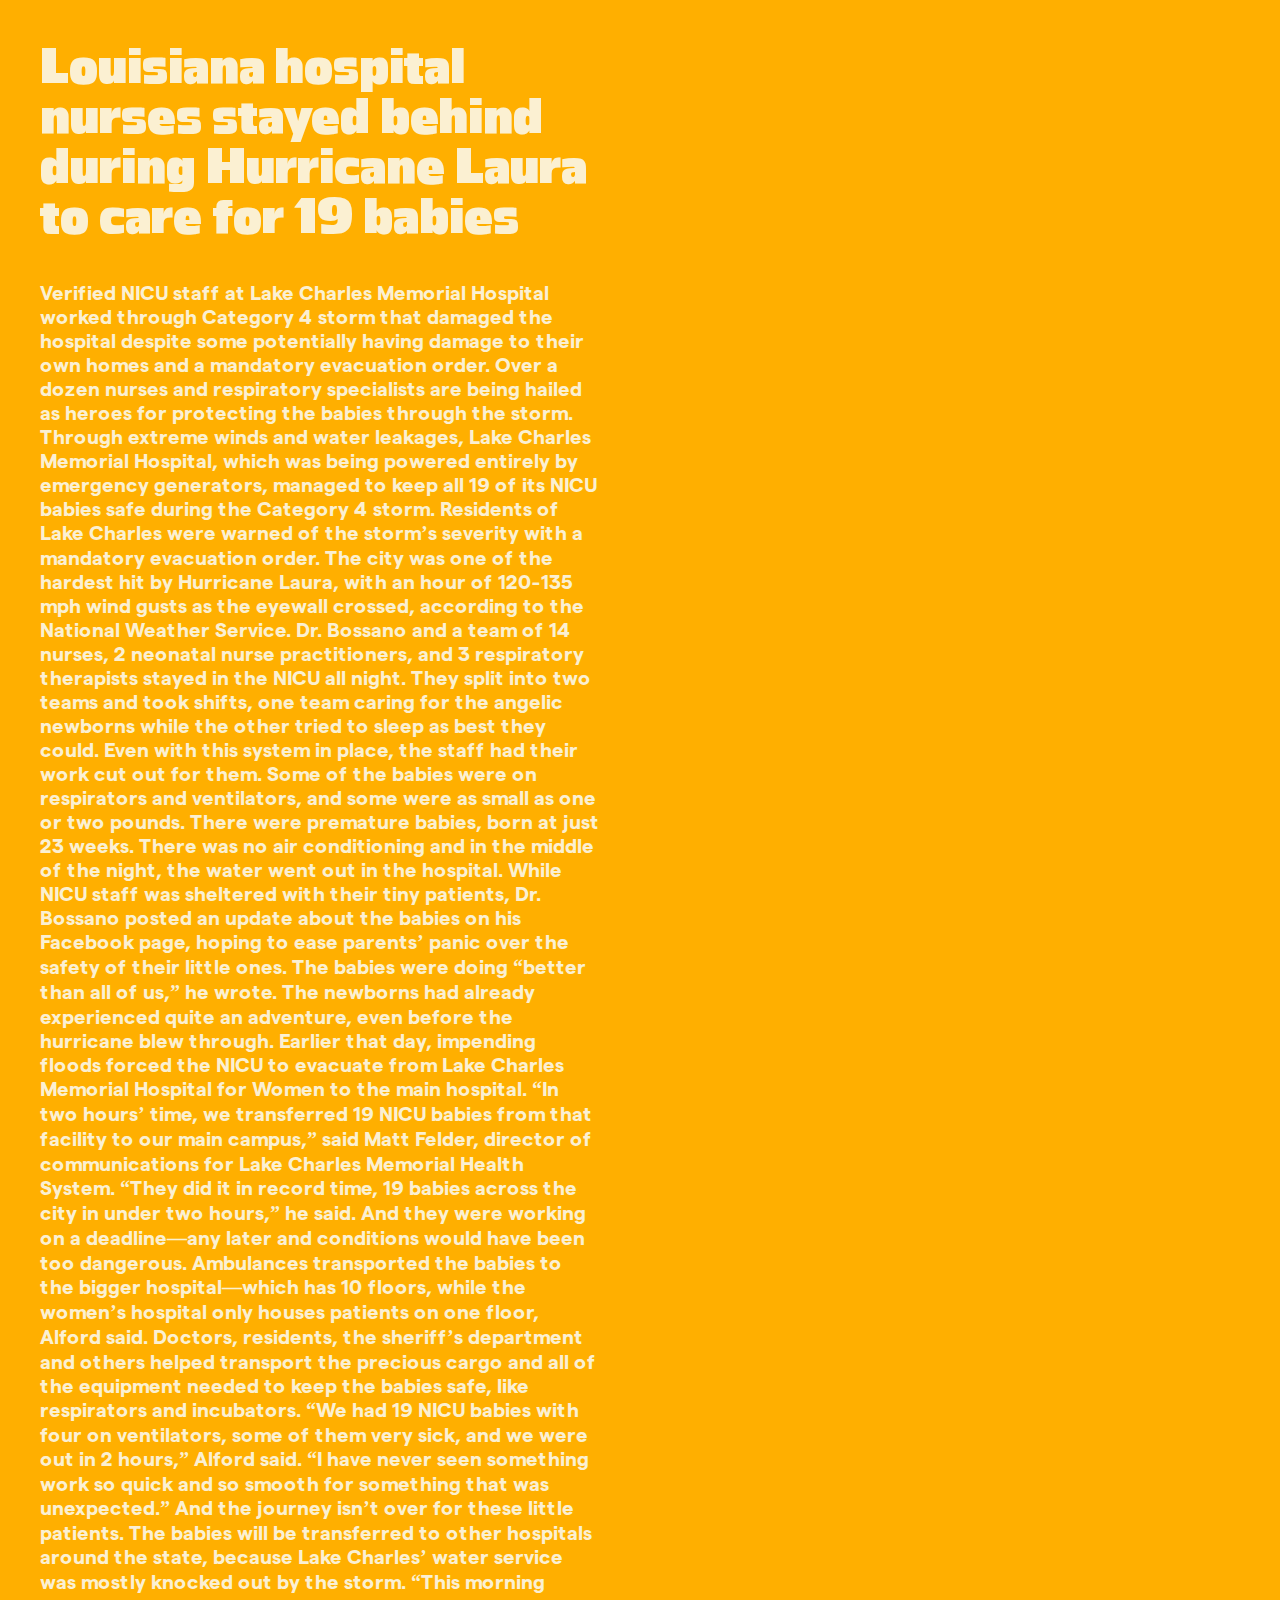
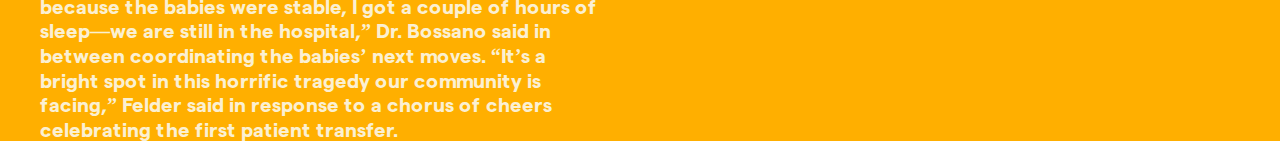
<file: article.html>
<!DOCTYPE html>
<html lang="en">
<head>
  <meta charset="UTF-8">
  <meta name="viewport" content="width=device-width, initial-scale=1.0">
  <link rel="stylesheet" href="styles.css">
  <title>Document</title>
</head>
<body>
      <div class="article">
      <h1>Louisiana hospital nurses stayed behind during Hurricane Laura to care for 19 babies</h1>
        <p>
          Verified NICU staff at Lake Charles Memorial Hospital worked through Category 4 storm that damaged the hospital despite some potentially having damage to their own homes and a mandatory evacuation order. Over a dozen nurses and respiratory specialists are being hailed as heroes for protecting the babies through the storm.
Through extreme winds and water leakages, Lake Charles Memorial Hospital, which was being powered entirely by emergency generators, managed to keep all 19 of its NICU babies safe during the Category 4 storm.
Residents of Lake Charles were warned of the storm’s severity with a mandatory evacuation order.

The city was one of the hardest hit by Hurricane Laura, with an hour of 120-135 mph wind gusts as the eyewall crossed, according to the National Weather Service.

Dr. Bossano and a team of 14 nurses, 2 neonatal nurse practitioners, and 3 respiratory therapists stayed in the NICU all night. They split into two teams and took shifts, one team caring for the angelic newborns while the other tried to sleep as best they could.

Even with this system in place, the staff had their work cut out for them.
Some of the babies were on respirators and ventilators, and some were as small as one or two pounds. There were premature babies, born at just 23 weeks.

There was no air conditioning and in the middle of the night, the water went out in the hospital.

While NICU staff was sheltered with their tiny patients, Dr. Bossano posted an update about the babies on his Facebook page, hoping to ease parents’ panic over the safety of their little ones.
The babies were doing “better than all of us,” he wrote.

The newborns had already experienced quite an adventure, even before the hurricane blew through. Earlier that day, impending floods forced the NICU to evacuate from Lake Charles Memorial Hospital for Women to the main hospital.

“In two hours’ time, we transferred 19 NICU babies from that facility to our main campus,” said Matt Felder, director of communications for Lake Charles Memorial Health System.

“They did it in record time, 19 babies across the city in under two hours,” he said. And they were working on a deadline—any later and conditions would have been too dangerous.

Ambulances transported the babies to the bigger hospital—which has 10 floors, while the women’s hospital only houses patients on one floor, Alford said.

Doctors, residents, the sheriff’s department and others helped transport the precious cargo and all of the equipment needed to keep the babies safe, like respirators and incubators.

“We had 19 NICU babies with four on ventilators, some of them very sick, and we were out in 2 hours,” Alford said. “I have never seen something work so quick and so smooth for something that was unexpected.”

And the journey isn’t over for these little patients. The babies will be transferred to other hospitals around the state, because Lake Charles’ water service was mostly knocked out by the storm.

“This morning because the babies were stable, I got a couple of hours of sleep—we are still in the hospital,” Dr. Bossano said in between coordinating the babies’ next moves.

“It’s a bright spot in this horrific tragedy our community is facing,” Felder said in response to a chorus of cheers celebrating the first patient transfer.</p>  
        </div>
</body>
</html>
</file>
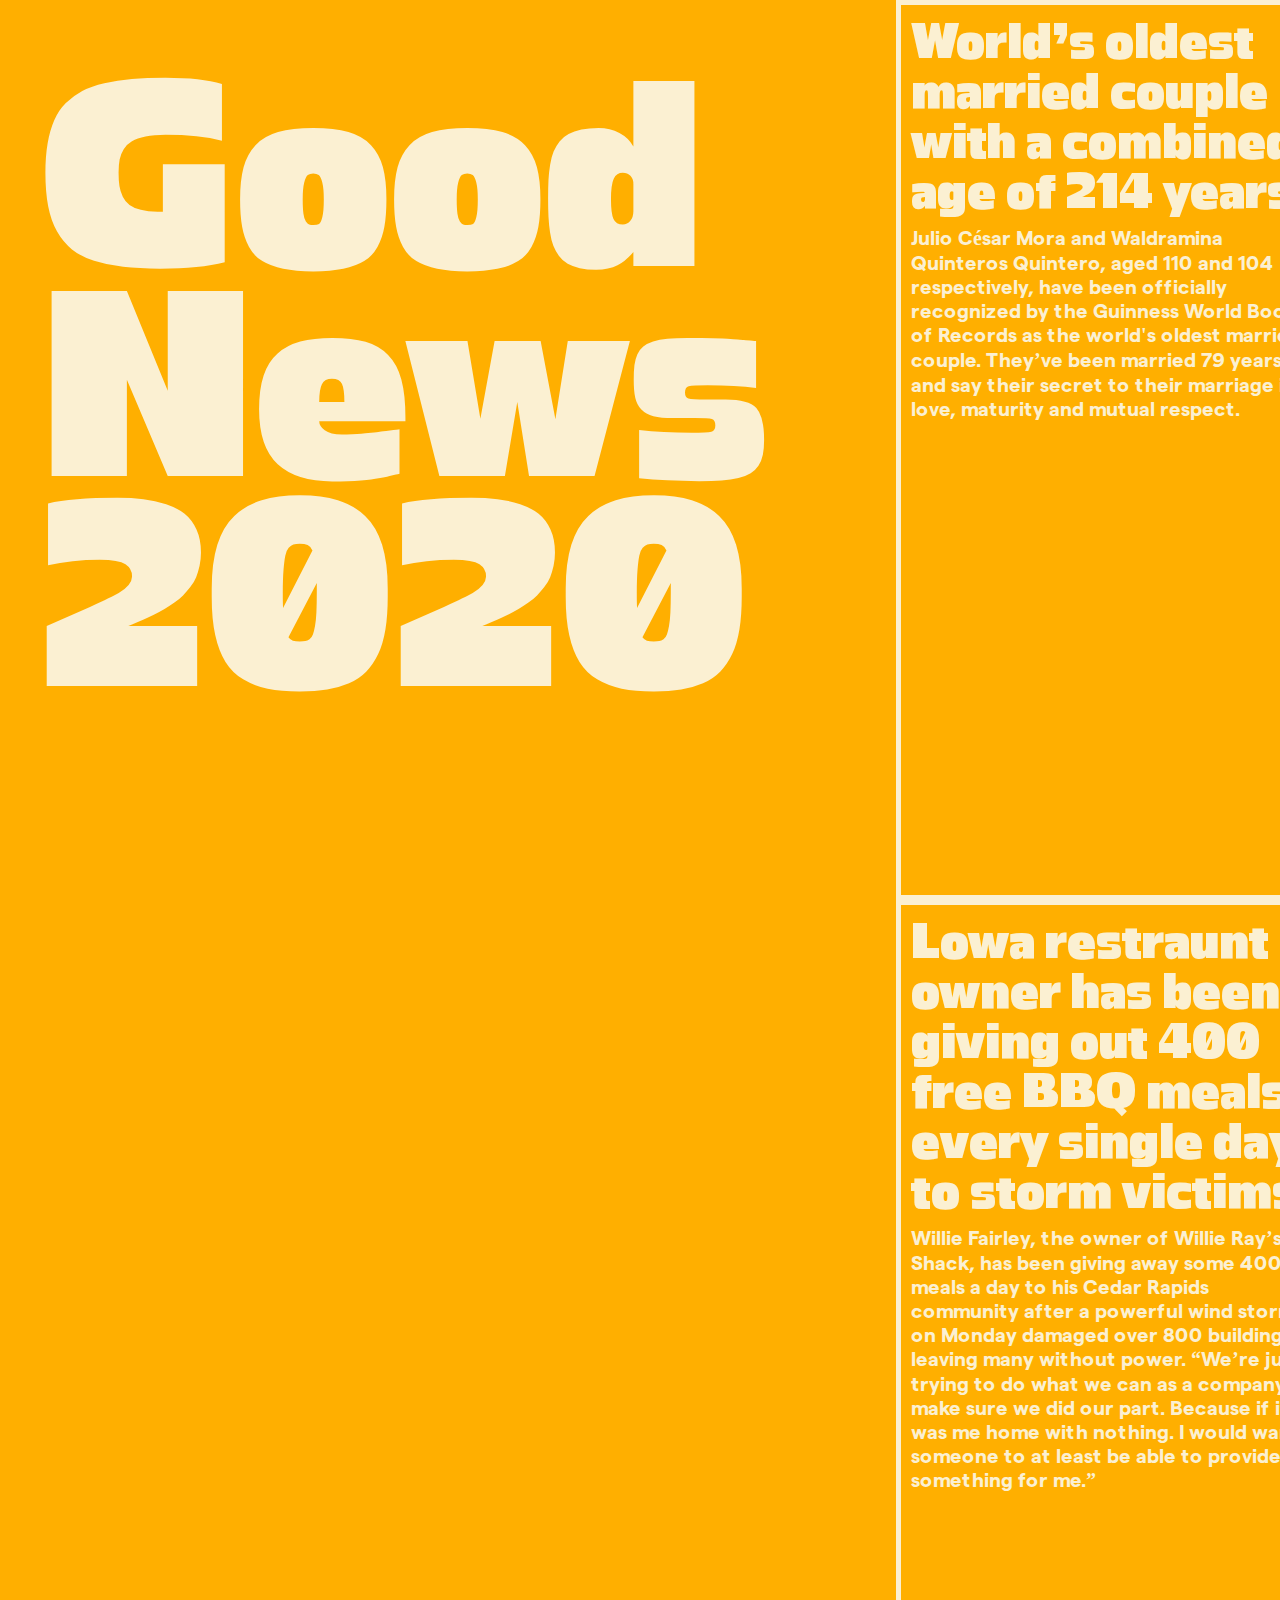
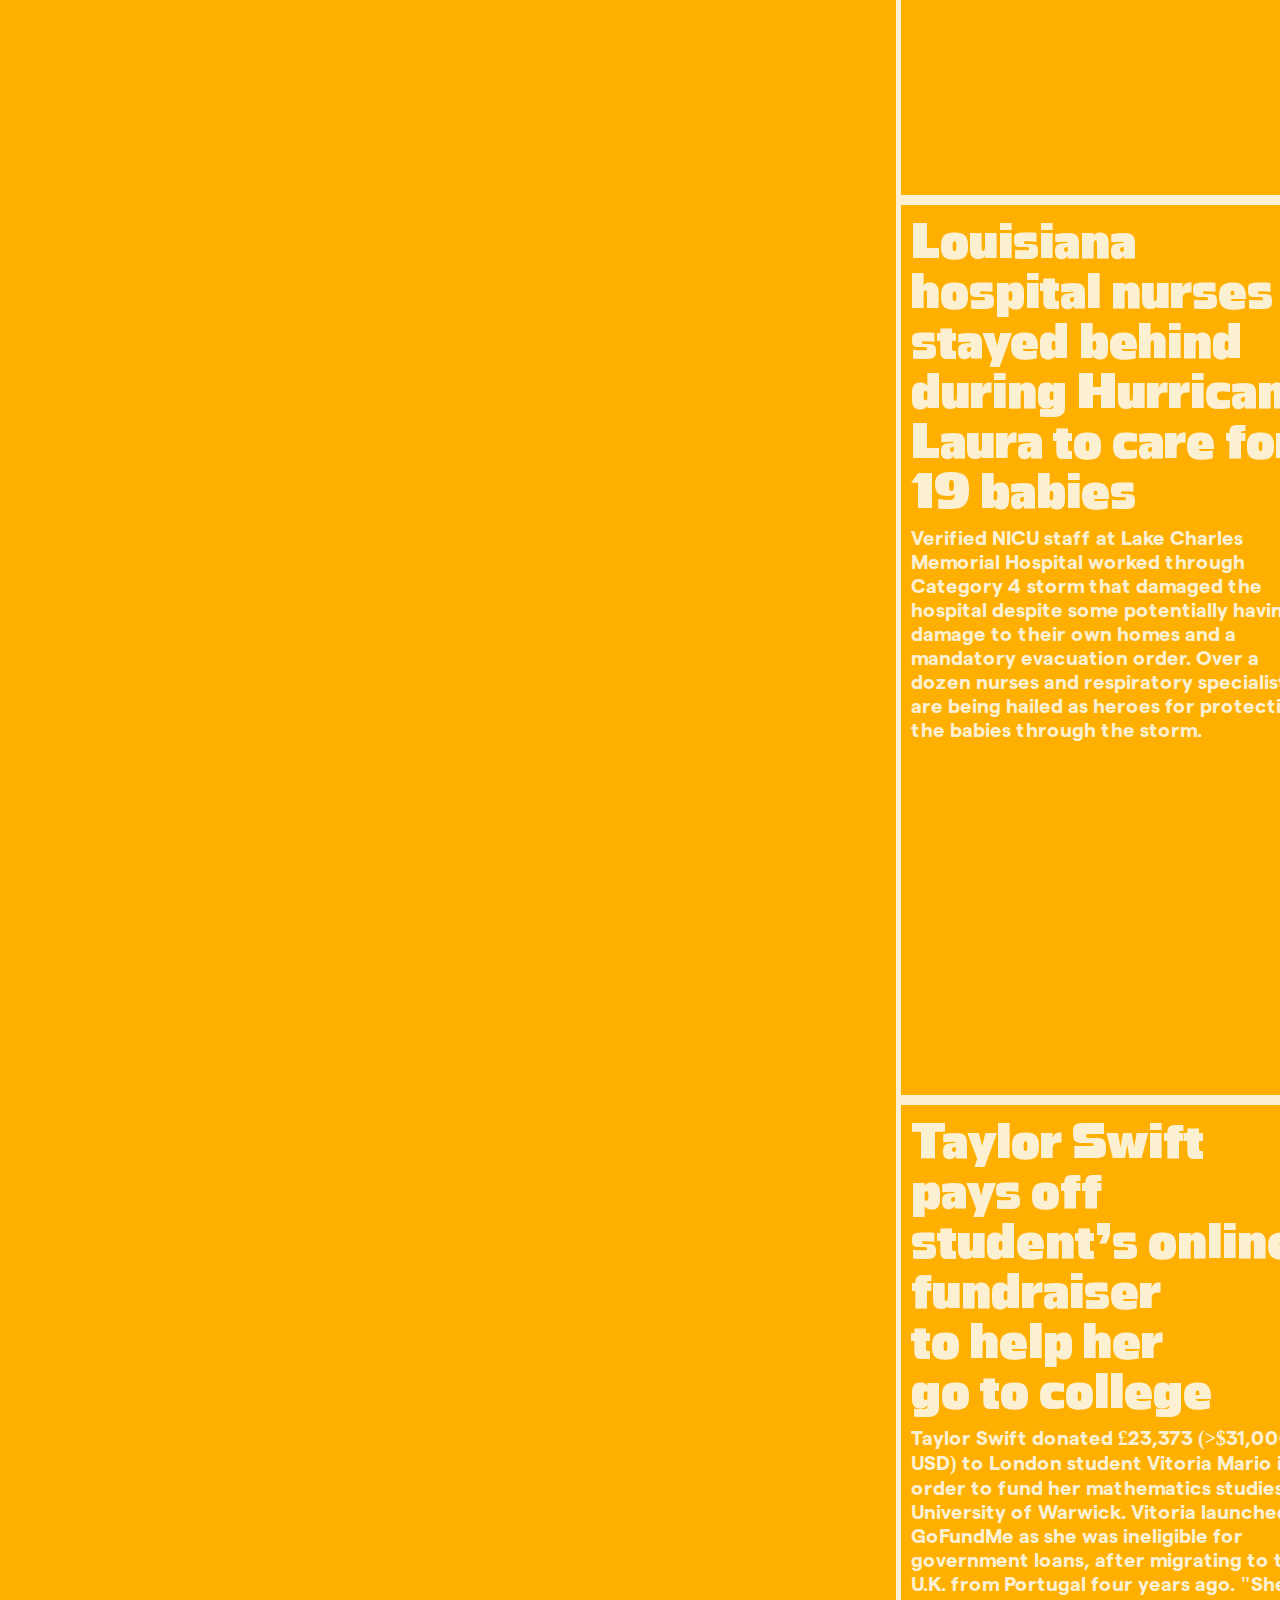
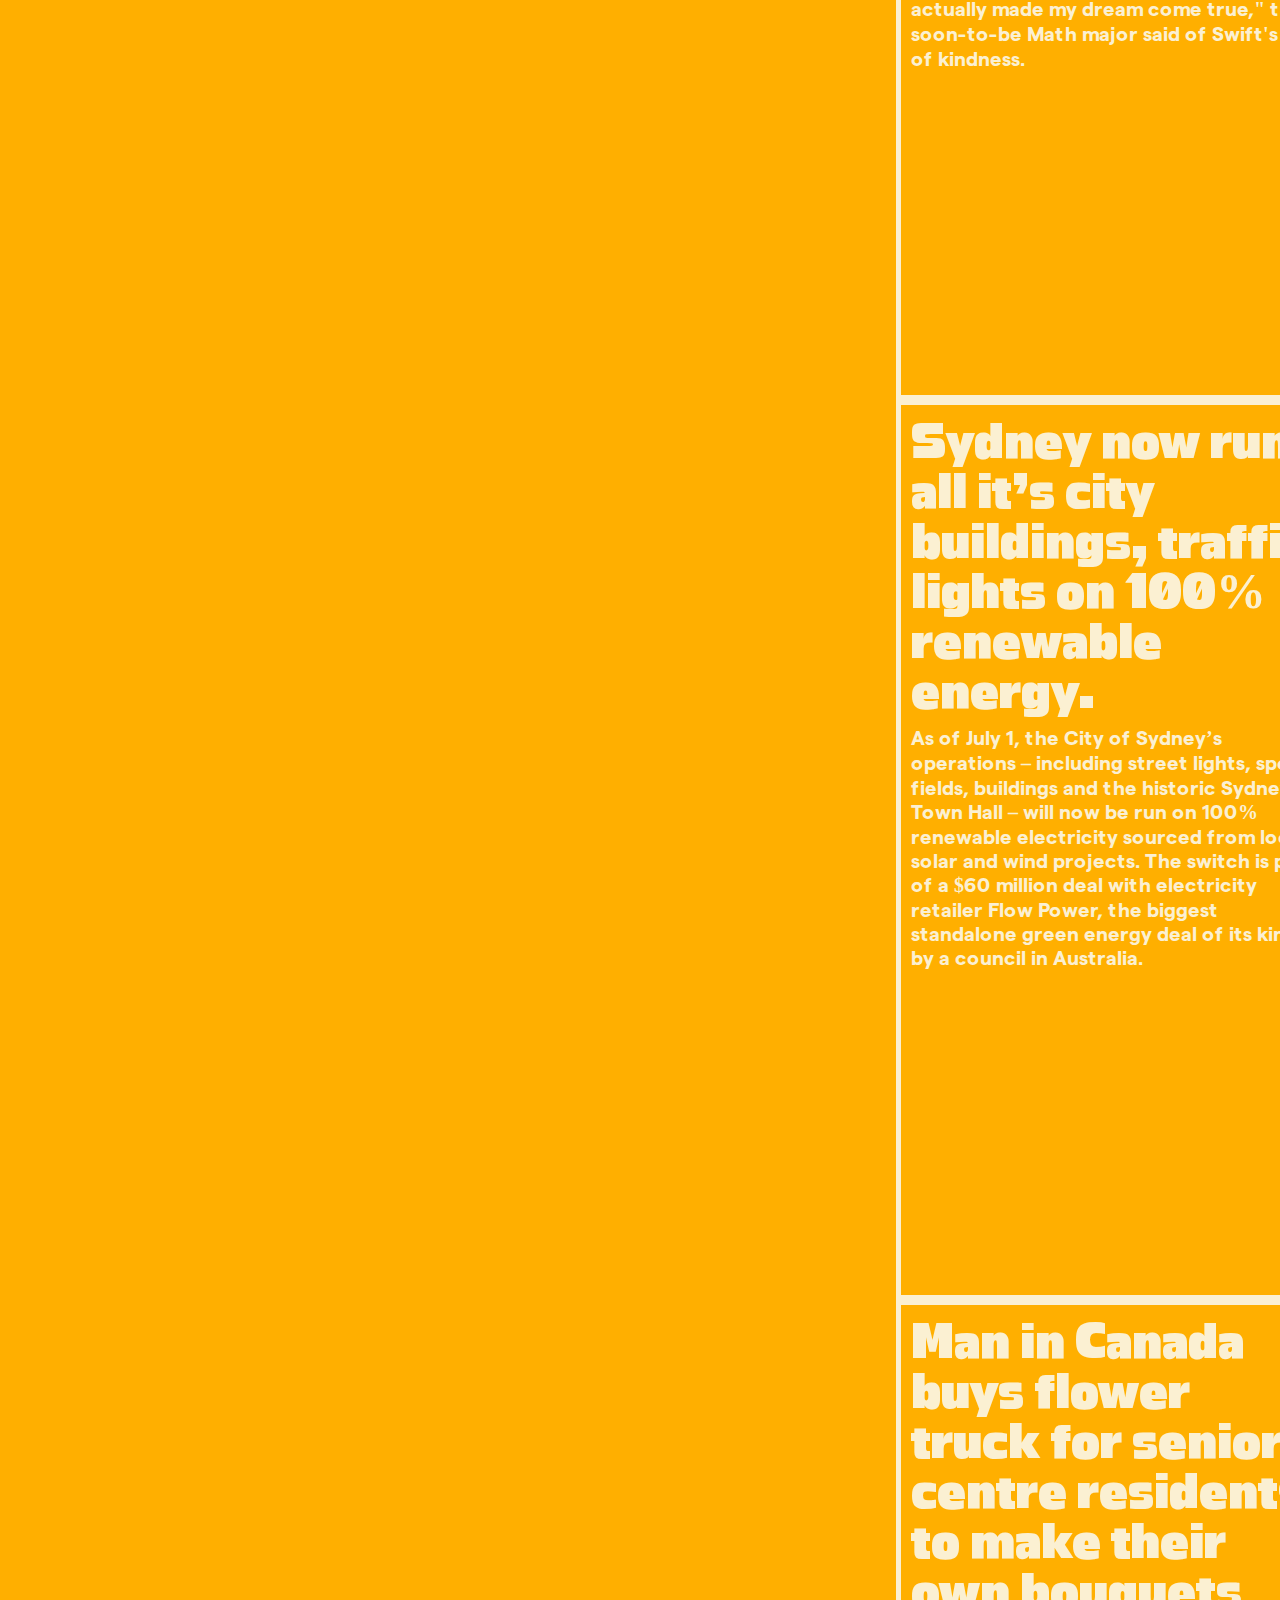
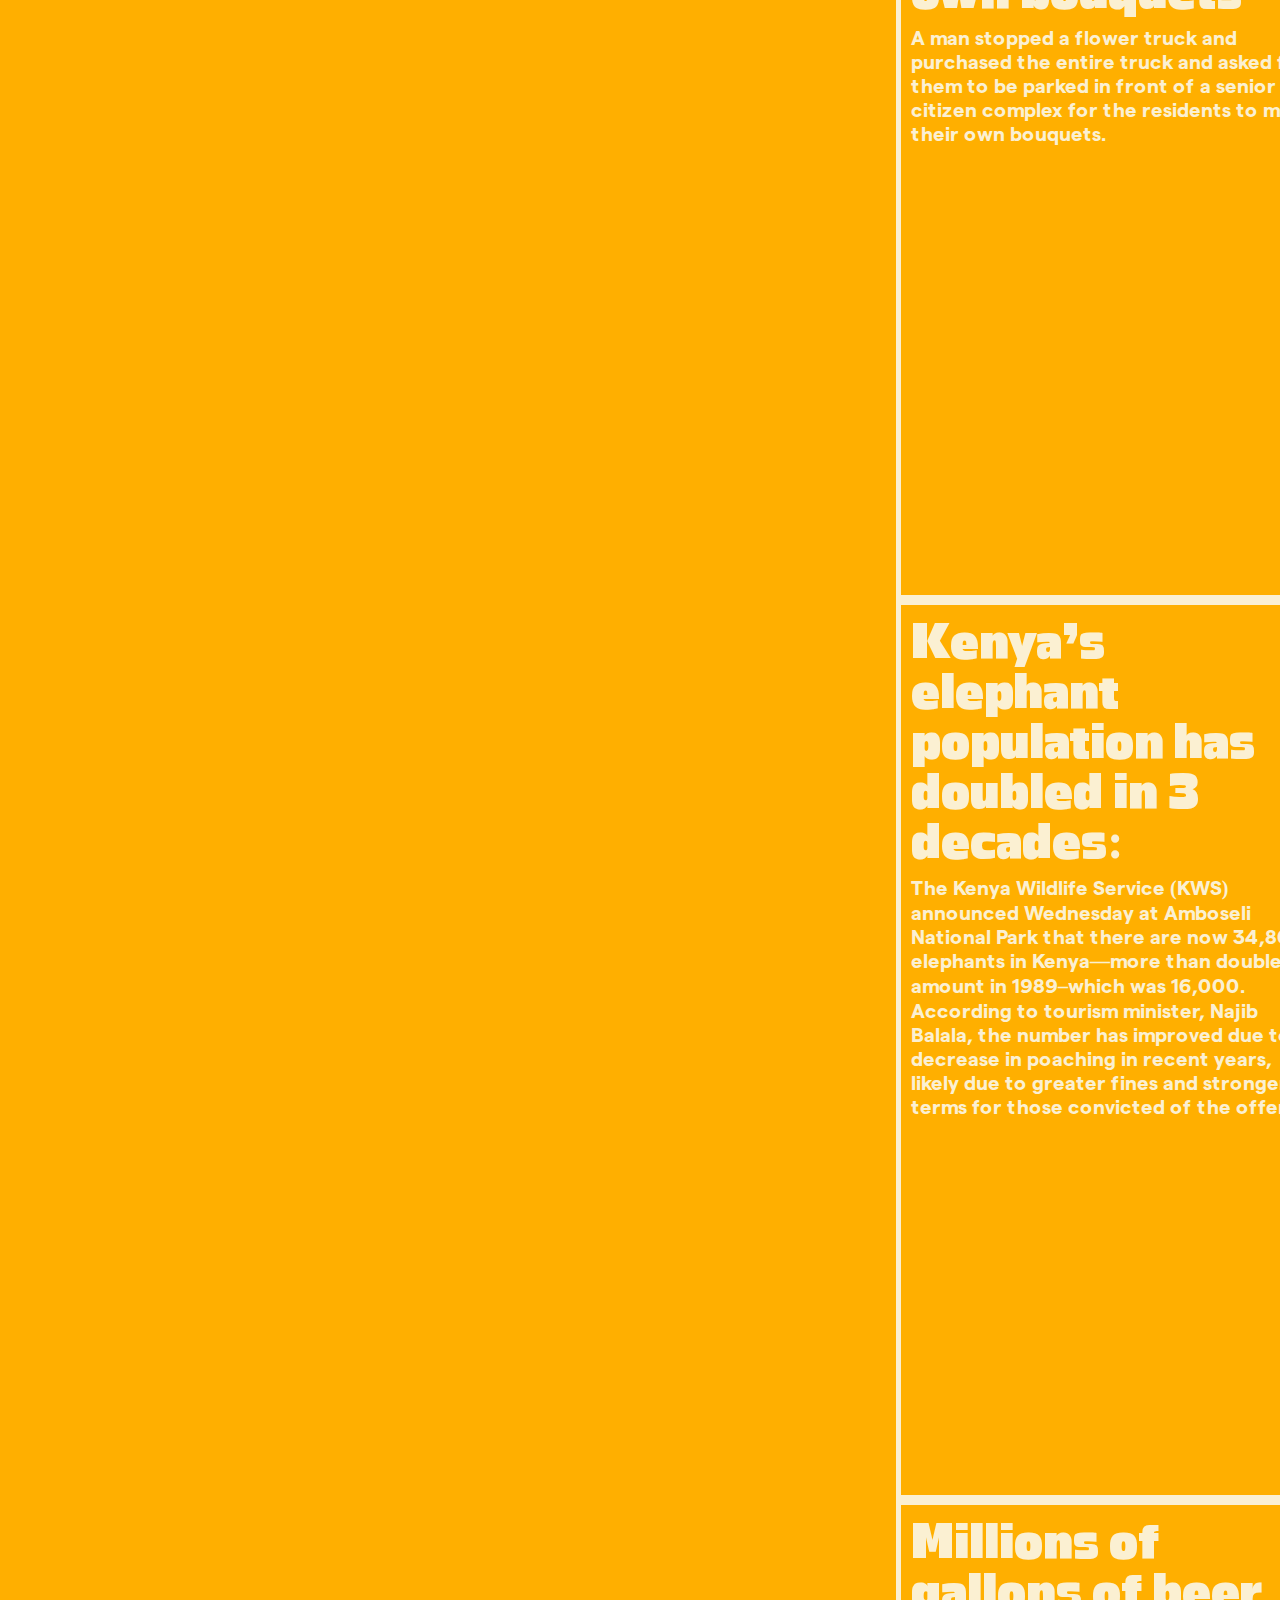
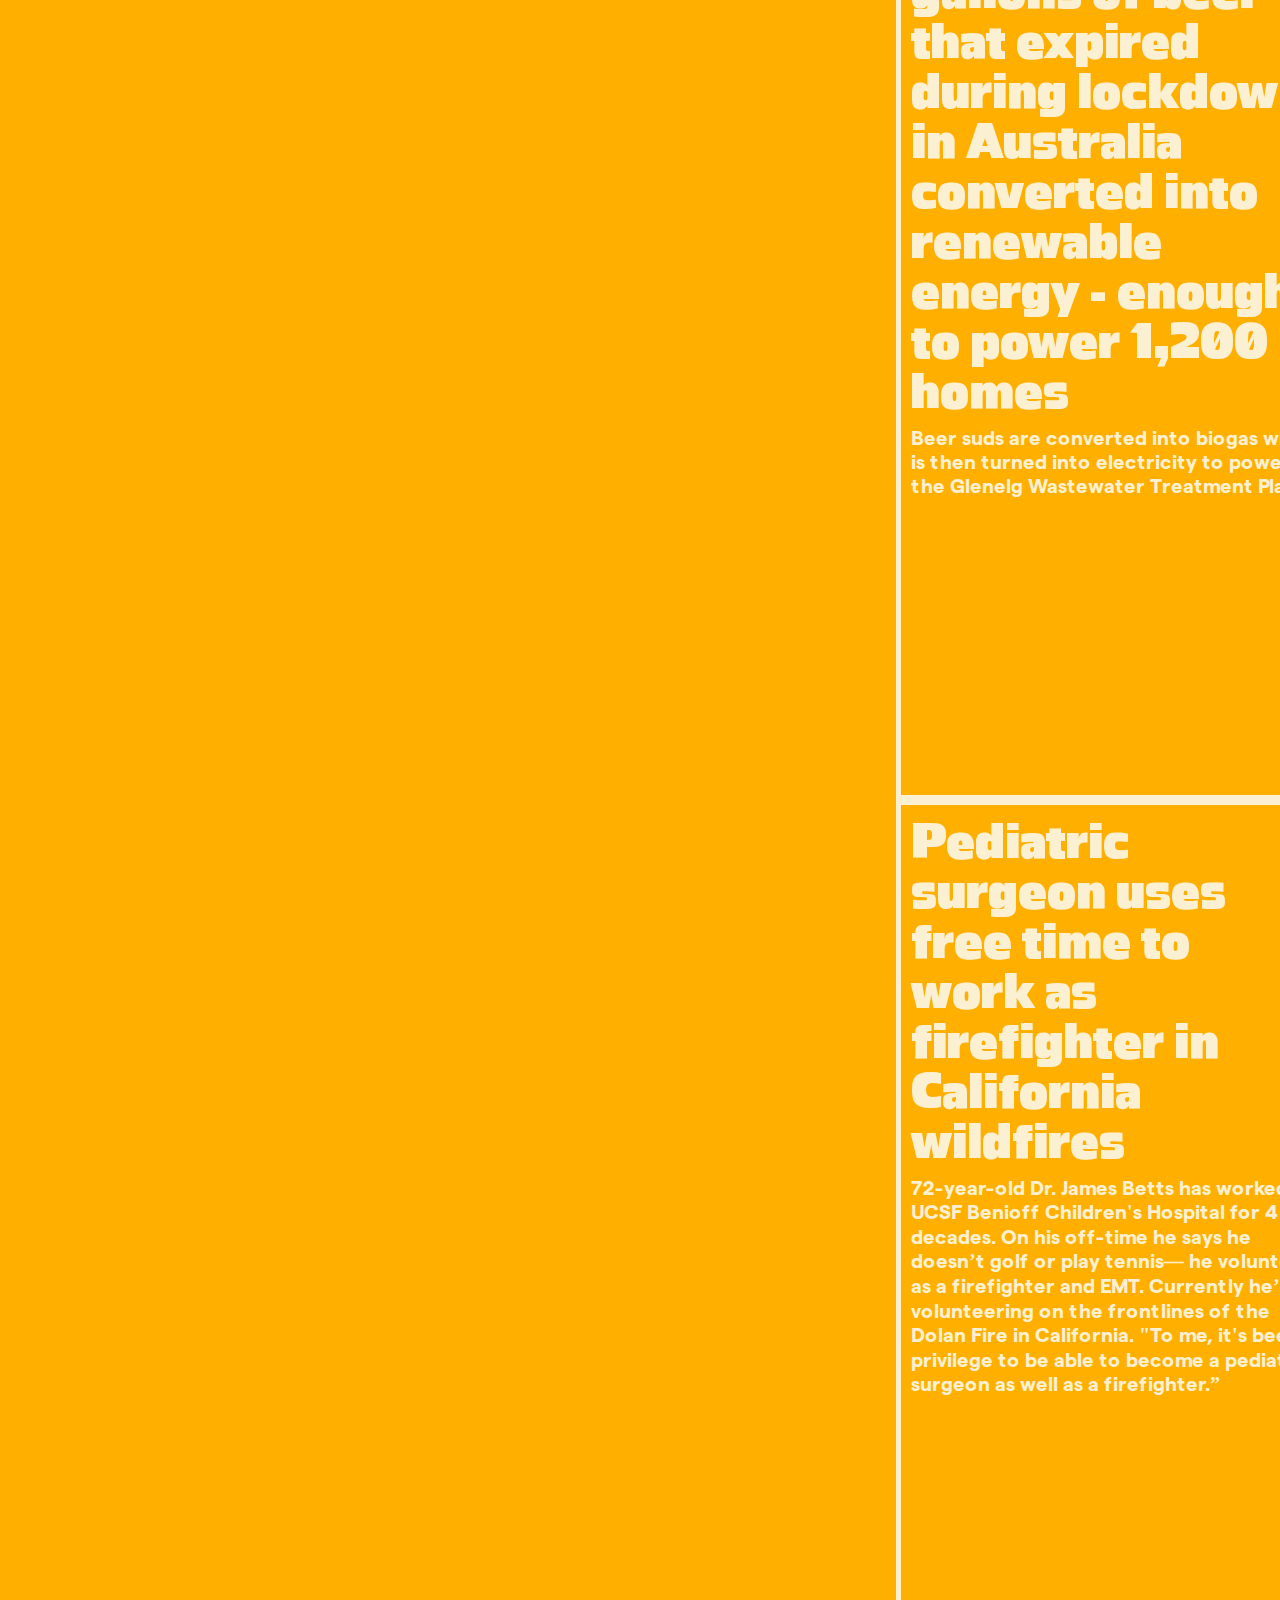
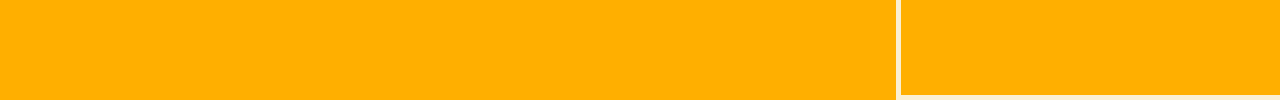
<file: mainpage.html>
<!DOCTYPE html>
<html lang="en">
<head>
    <meta charset="UTF-8">
    <meta name="viewport" content="width=device-width, initial-scale=1.0">
    <link rel="stylesheet" href="styles.css">
    <title>Document</title>
</head>
<body>
  <div class="container">
    <div id="gifhere" class="text">      
      <h1>Good News 2020</h1> 
    </div>
    <div class="parent">
      <a href="article.html">
       <div class="child">
        <h1 onmouseenter=enter() onmouseleave=leave() >World’s oldest married couple with a combined age of 214 years</h1>
        <p>
          Julio César Mora and Waldramina Quinteros Quintero, aged 110 and 104 respectively, have been officially recognized by the Guinness World Book of Records as the world's oldest married couple. They’ve been married 79 years and say their secret to their marriage is love, maturity and mutual respect.        </p>  
        </div>
      </a>
      </div>
      <div class="child">
        <h1>Lowa restraunt owner has been giving out 400 free BBQ meals every single day to storm victims</h1>
      <p>Willie Fairley, the owner of Willie Ray’s Q Shack, has been giving away some 400 meals a day to his Cedar Rapids community after a powerful wind storm on Monday damaged over 800 buildings leaving many without power. “We’re just trying to do what we can as a company to make sure we did our part. Because if it was me home with nothing. I would want someone to at least be able to provide something for me.”</p>
    </div>
      <div class="child">
        <h1>Louisiana hospital nurses stayed behind during Hurricane Laura to care for 19 babies</h1>
      <p>Verified NICU staff at Lake Charles Memorial Hospital worked through Category 4 storm that damaged the hospital despite some potentially having damage to their own homes and a mandatory evacuation order. Over a dozen nurses and respiratory specialists are being hailed as heroes for protecting the babies through the storm.</p>
      </div>
      <div class="child">
        <h1>Taylor Swift pays off student’s online fundraiser to help her go to college</h1>
        <p>Taylor Swift donated £23,373 (>$31,000 USD) to London student Vitoria Mario in order to fund her mathematics studies at University of Warwick. Vitoria launched a GoFundMe as she was ineligible for government loans, after migrating to the U.K. from Portugal four years ago.
          "She actually made my dream come true," the soon-to-be Math major said of Swift's act of kindness. </p>
      </div>
      <div class="child">
        <h1>Sydney now runs all it’s city buildings, traffic lights on 100% renewable energy.</h1>
      <p>As of July 1, the City of Sydney’s operations – including street lights, sports fields, buildings and the historic Sydney Town Hall – will now be run on 100% renewable electricity sourced from local solar and wind projects. The switch is part of a $60 million deal with electricity retailer Flow Power, the biggest standalone green energy deal of its kind by a council in Australia.
      </p>
      </div>
      <div class="child">
        <h1>Man in Canada buys flower truck for senior centre residents to make their own bouquets</h1>
        <p>A man stopped a flower truck and purchased the entire truck and asked for them to be parked in front of a senior citizen complex for the residents to make their own bouquets. 
        </p>
      </div>
      <div class="child">
        <h1>Kenya’s elephant population has doubled in 3 decades:</h1>
        <p>The Kenya Wildlife Service (KWS) announced Wednesday at Amboseli National Park that there are now 34,800 elephants in Kenya—more than double the amount in 1989–which was 16,000. According to tourism minister, Najib Balala, the number has improved due to decrease in poaching in recent years, likely due to greater fines and stronger jail terms for those convicted of the offense.</p>
      </div>
      <div class="child">
        <h1>Millions of gallons of beer that expired during lockdown in Australia converted into renewable energy - enough to power 1,200 homes</h1>
        <p>Beer suds are converted into biogas which is then turned into electricity to power the Glenelg Wastewater Treatment Plant. 
        </p>
    </div>
    <div class="child">
      <h1>Pediatric surgeon uses free time to work as firefighter in California wildfires</h1>
      <p>72-year-old Dr. James Betts has worked at UCSF Benioff Children's Hospital for 4 decades. On his off-time he says he doesn’t golf or play tennis— he volunteers as a firefighter and EMT. Currently he’s volunteering on the frontlines of the Dolan Fire in California. "To me, it's been a privilege to be able to become a pediatric surgeon as well as a firefighter.” 
      </p>
  </div>
  </div>
<script>
function enter () {
  document.getElementById("gifhere").innerHTML = '<img src="/GoodNews2020/assets/gif/giphy (4).gif" />'
}
function leave () {
  document.getElementById("gifhere").innerHTML = '<h1>Good News 2020</h1>'
}
</script>
</body>
</html>
</file>
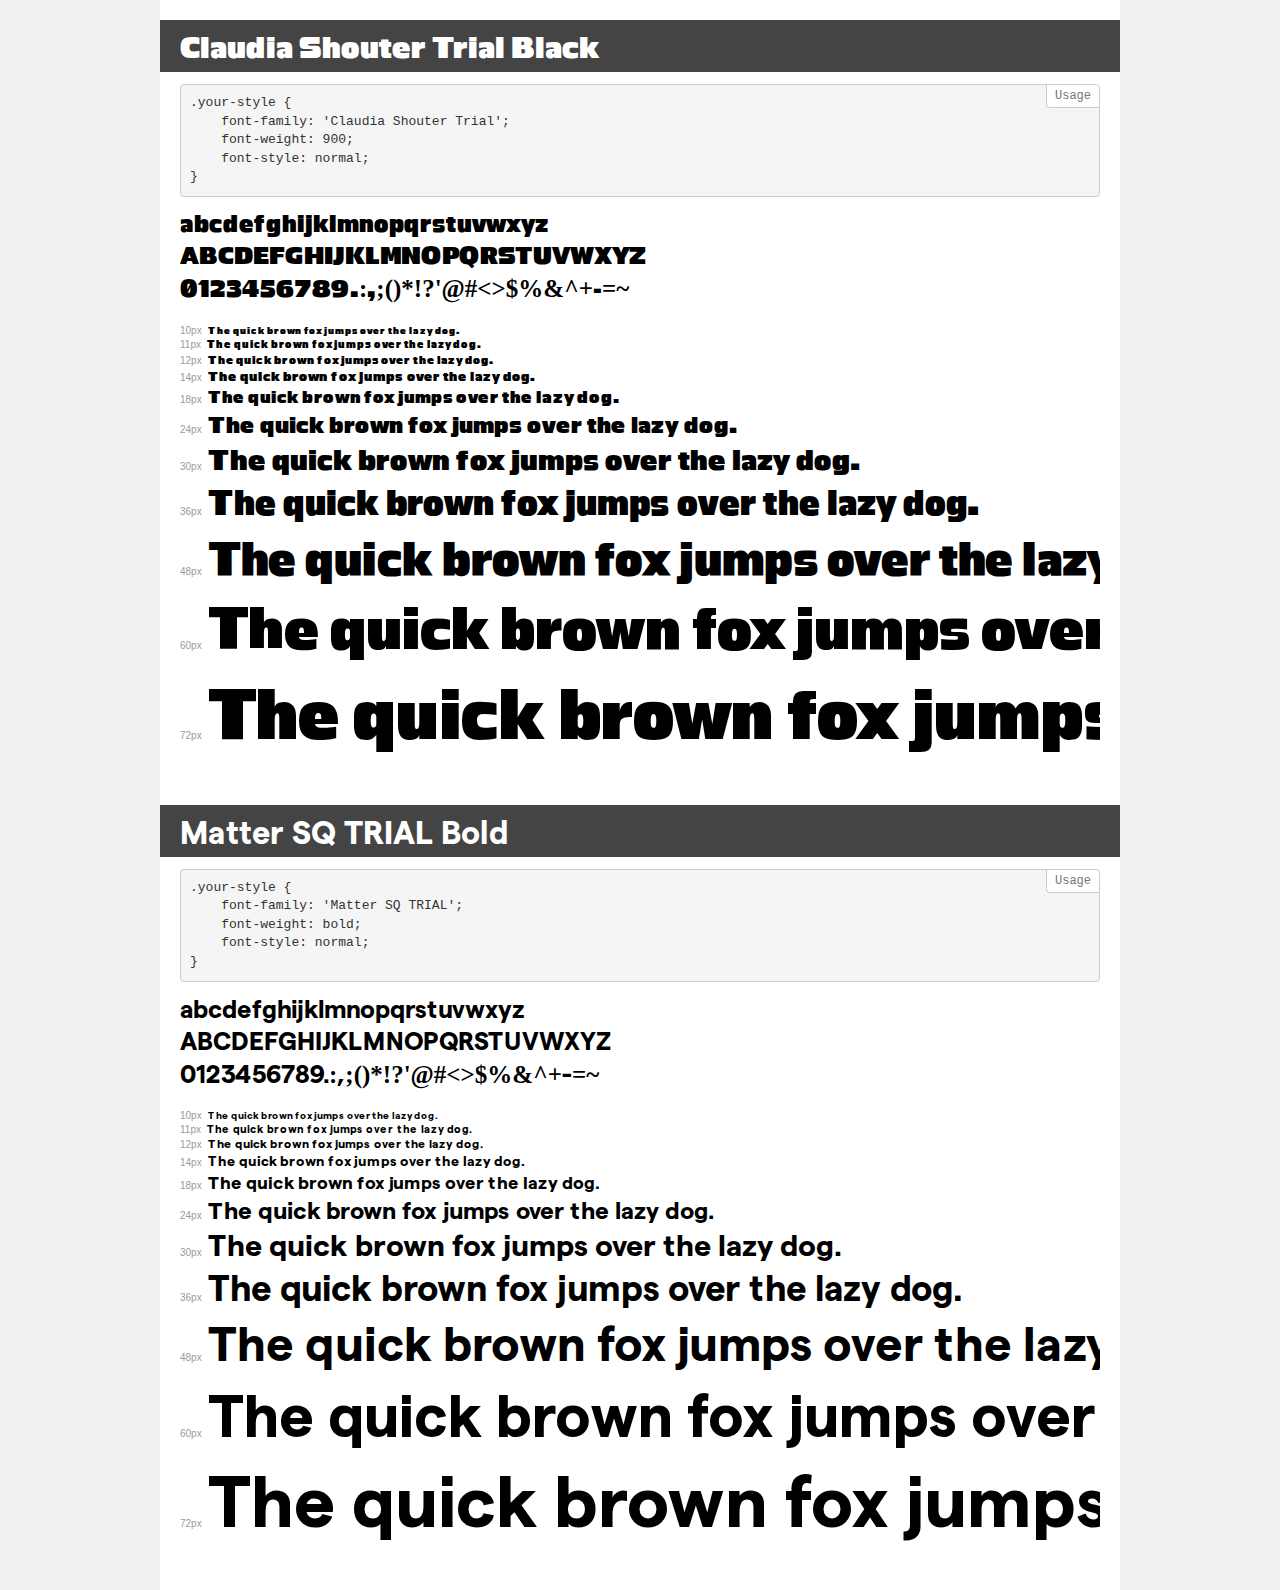
<file: assets/demo.html>
<!DOCTYPE html>
<html lang="en">
<head>
    <meta charset="utf-8">
    <meta http-equiv="X-UA-Compatible" content="IE=edge">
    <meta name="viewport" content="width=device-width, initial-scale=1">
    <meta name="robots" content="noindex, noarchive">
    <meta name="format-detection" content="telephone=no">
    <title>Transfonter demo</title>
    <link href="stylesheet.css" rel="stylesheet">
    <style>
        /*
        http://meyerweb.com/eric/tools/css/reset/
        v2.0 | 20110126
        License: none (public domain)
        */
        html, body, div, span, applet, object, iframe,
        h1, h2, h3, h4, h5, h6, p, blockquote, pre,
        a, abbr, acronym, address, big, cite, code,
        del, dfn, em, img, ins, kbd, q, s, samp,
        small, strike, strong, sub, sup, tt, var,
        b, u, i, center,
        dl, dt, dd, ol, ul, li,
        fieldset, form, label, legend,
        table, caption, tbody, tfoot, thead, tr, th, td,
        article, aside, canvas, details, embed,
        figure, figcaption, footer, header, hgroup,
        menu, nav, output, ruby, section, summary,
        time, mark, audio, video {
            margin: 0;
            padding: 0;
            border: 0;
            font-size: 100%;
            font: inherit;
            vertical-align: baseline;
        }
        /* HTML5 display-role reset for older browsers */
        article, aside, details, figcaption, figure,
        footer, header, hgroup, menu, nav, section {
            display: block;
        }
        body {
            line-height: 1;
        }
        ol, ul {
            list-style: none;
        }
        blockquote, q {
            quotes: none;
        }
        blockquote:before, blockquote:after,
        q:before, q:after {
            content: '';
            content: none;
        }
        table {
            border-collapse: collapse;
            border-spacing: 0;
        }
        /* demo styles */
        body {
            background: #f0f0f0;
            color: #000;
        }
        .page {
            background: #fff;
            width: 920px;
            margin: 0 auto;
            padding: 20px 20px 0 20px;
            overflow: hidden;
        }
        .font-container {
            overflow-x: auto;
            overflow-y: hidden;
            margin-bottom: 40px;
            line-height: 1.3;
            white-space: nowrap;
            padding-bottom: 5px;
        }
        h1 {
            position: relative;
            background: #444;
            font-size: 32px;
            color: #fff;
            padding: 10px 20px;
            margin: 0 -20px 12px -20px;
        }
        .letters {
            font-size: 25px;
            margin-bottom: 20px;
        }
        .s10:before {
            content: '10px';
        }
        .s11:before {
            content: '11px';
        }
        .s12:before {
            content: '12px';
        }
        .s14:before {
            content: '14px';
        }
        .s18:before {
            content: '18px';
        }
        .s24:before {
            content: '24px';
        }
        .s30:before {
            content: '30px';
        }
        .s36:before {
            content: '36px';
        }
        .s48:before {
            content: '48px';
        }
        .s60:before {
            content: '60px';
        }
        .s72:before {
            content: '72px';
        }
        .s10:before, .s11:before, .s12:before, .s14:before,
        .s18:before, .s24:before, .s30:before, .s36:before,
        .s48:before, .s60:before, .s72:before {
            font-family: Arial, sans-serif;
            font-size: 10px;
            font-weight: normal;
            font-style: normal;
            color: #999;
            padding-right: 6px;
        }
        pre {
            display: block;
            position: relative;
            padding: 9px;
            margin: 0 0 10px;
            font-family: Monaco, Menlo, Consolas, "Courier New", monospace;
            font-size: 13px;
            line-height: 1.428571429;
            color: #333;
            font-weight: normal;
            font-style: normal;
            background-color: #f5f5f5;
            border: 1px solid #ccc;
            overflow-x: auto;
            border-radius: 4px;
        }
        pre:after {
            display: block;
            position: absolute;
            right: 0;
            top: 0;
            content: 'Usage';
            line-height: 1;
            padding: 5px 8px;
            font-size: 12px;
            color: #767676;
            background-color: #fff;
            border: 1px solid #ccc;
            border-right: none;
            border-top: none;
            border-radius: 0 4px 0 4px;
            z-index: 10;
        }
        /* responsive */
        @media (max-width: 959px) {
            .page {
                width: auto;
                margin: 0;
            }
        }
    </style>
</head>
<body>
<div class="page">
    <div class="demo">
        <h1 style="font-family: 'Claudia Shouter Trial'; font-weight: 900; font-style: normal;">Claudia Shouter Trial Black</h1>
        <pre>.your-style {
    font-family: 'Claudia Shouter Trial';
    font-weight: 900;
    font-style: normal;
}</pre>
        <div class="font-container" style="font-family: 'Claudia Shouter Trial'; font-weight: 900; font-style: normal;">
            <p class="letters">
                abcdefghijklmnopqrstuvwxyz<br>
ABCDEFGHIJKLMNOPQRSTUVWXYZ<br>
                0123456789.:,;()*!?'@#<>$%&^+-=~
            </p>
            <p class="s10" style="font-size: 10px;">The quick brown fox jumps over the lazy dog.</p>
            <p class="s11" style="font-size: 11px;">The quick brown fox jumps over the lazy dog.</p>
            <p class="s12" style="font-size: 12px;">The quick brown fox jumps over the lazy dog.</p>
            <p class="s14" style="font-size: 14px;">The quick brown fox jumps over the lazy dog.</p>
            <p class="s18" style="font-size: 18px;">The quick brown fox jumps over the lazy dog.</p>
            <p class="s24" style="font-size: 24px;">The quick brown fox jumps over the lazy dog.</p>
            <p class="s30" style="font-size: 30px;">The quick brown fox jumps over the lazy dog.</p>
            <p class="s36" style="font-size: 36px;">The quick brown fox jumps over the lazy dog.</p>
            <p class="s48" style="font-size: 48px;">The quick brown fox jumps over the lazy dog.</p>
            <p class="s60" style="font-size: 60px;">The quick brown fox jumps over the lazy dog.</p>
            <p class="s72" style="font-size: 72px;">The quick brown fox jumps over the lazy dog.</p>
        </div>
    </div>
    <div class="demo">
        <h1 style="font-family: 'Matter SQ TRIAL'; font-weight: bold; font-style: normal;">Matter SQ TRIAL Bold</h1>
        <pre>.your-style {
    font-family: 'Matter SQ TRIAL';
    font-weight: bold;
    font-style: normal;
}</pre>
        <div class="font-container" style="font-family: 'Matter SQ TRIAL'; font-weight: bold; font-style: normal;">
            <p class="letters">
                abcdefghijklmnopqrstuvwxyz<br>
ABCDEFGHIJKLMNOPQRSTUVWXYZ<br>
                0123456789.:,;()*!?'@#<>$%&^+-=~
            </p>
            <p class="s10" style="font-size: 10px;">The quick brown fox jumps over the lazy dog.</p>
            <p class="s11" style="font-size: 11px;">The quick brown fox jumps over the lazy dog.</p>
            <p class="s12" style="font-size: 12px;">The quick brown fox jumps over the lazy dog.</p>
            <p class="s14" style="font-size: 14px;">The quick brown fox jumps over the lazy dog.</p>
            <p class="s18" style="font-size: 18px;">The quick brown fox jumps over the lazy dog.</p>
            <p class="s24" style="font-size: 24px;">The quick brown fox jumps over the lazy dog.</p>
            <p class="s30" style="font-size: 30px;">The quick brown fox jumps over the lazy dog.</p>
            <p class="s36" style="font-size: 36px;">The quick brown fox jumps over the lazy dog.</p>
            <p class="s48" style="font-size: 48px;">The quick brown fox jumps over the lazy dog.</p>
            <p class="s60" style="font-size: 60px;">The quick brown fox jumps over the lazy dog.</p>
            <p class="s72" style="font-size: 72px;">The quick brown fox jumps over the lazy dog.</p>
        </div>
    </div>
</div>
</body>
</html>
</file>
<file: styles.css>
*,
*::after,
*::before{
    box-sizing: border-box;
    margin: 0;
    padding: 0;
    background-color: #FFAF00;
}
.article {
height: 100vh; 
max-width: 600px;
padding: 40px 0px 0px 40px;
}
.article h1 {
    color: #FBF0D2;
    padding: 0px 0px 40px 00px;
    font-size: 50px;
    line-height: 50px;
}
.article p {
    color: #FBF0D2;
    font-size: 20px;
}
a,
a:visited {
    color: inherit;
}
a {
    text-decoration: none;
}
.container {
    width: 100%;
    max-width: 1440px;
    height: 100vh;
    margin: 0 auto;
}
@font-face {
    font-family: 'Claudia Shouter Trial';
    src: url('assets/ClaudiaShouterTrial-Black.woff2') format('woff2'),
        url('assets/ClaudiaShouterTrial-Black.woff') format('woff');
    font-weight: 900;
    font-style: normal;
    font-display: swap;
}
    
@font-face {
    font-family: 'Matter SQ TRIAL';
    src: url('assets/MatterSQTRIAL-Bold.woff2') format('woff2'),
        url('assets/MatterSQTRIAL-Bold.woff') format('woff');
    font-weight: bold;
    font-style: normal;
    font-display: swap;
}
h1{
    font-family: 'Claudia Shouter Trial';
    font-style: normal;
    font-weight: 900;
}
p{
    font-family: 'Matter SQ TRIAL';
    font-style: normal;
    font-weight: bold;  
}

.text h1{
    font-size: 270px;
    line-height: 210px;
    position: fixed;
    width: 896px;
    height: 715px;
    padding: 60px 0px 0px 40px; 
    color: #FBF0D2;
}
.wrap {
    height: 15px;
    margin: 100px;
    display: flex;
    font-family: 'Matter SQ TRIAL';
    font-style: normal;
    font-weight: bold; 
  }
.child {
    border: 5px solid #FBF0D2;;
    width: 440px;
    height: 100vh;
    position: relative;
    right: -70%;
    padding: 10px;
  }
  .child h1{
      font-size: 50px;
      line-height: 50px;
      padding-bottom: 10px;
      color: #FBF0D2;
  }
  .child p{
      font-size: 20px;
      color: #FBF0D2;
  }
.layout {
    display: flex;
}
</file>
<file: assets/stylesheet.css>
@font-face {
    font-family: 'Claudia Shouter Trial';
    src: url('ClaudiaShouterTrial-Black.woff2') format('woff2'),
        url('ClaudiaShouterTrial-Black.woff') format('woff');
    font-weight: 900;
    font-style: normal;
    font-display: swap;
}

@font-face {
    font-family: 'Matter SQ TRIAL';
    src: url('MatterSQTRIAL-Bold.woff2') format('woff2'),
        url('MatterSQTRIAL-Bold.woff') format('woff');
    font-weight: bold;
    font-style: normal;
    font-display: swap;
}
</file>
